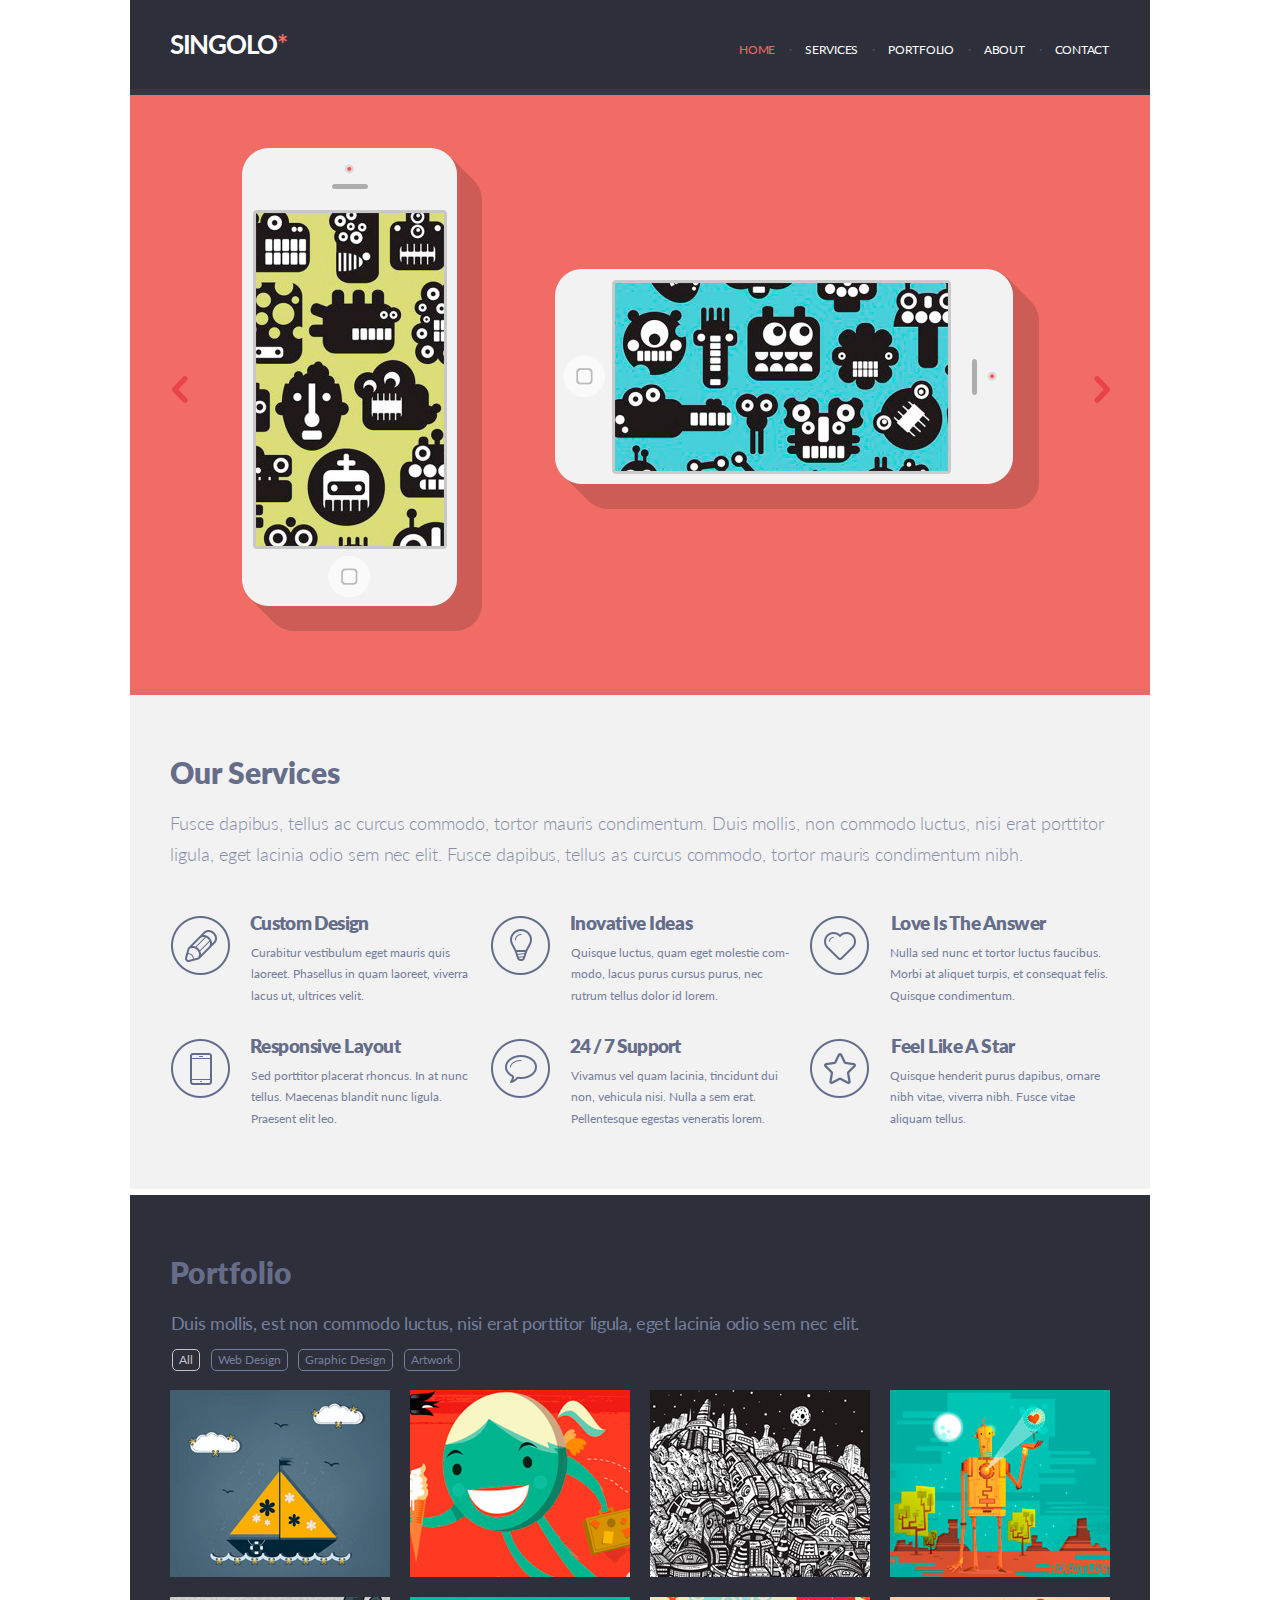
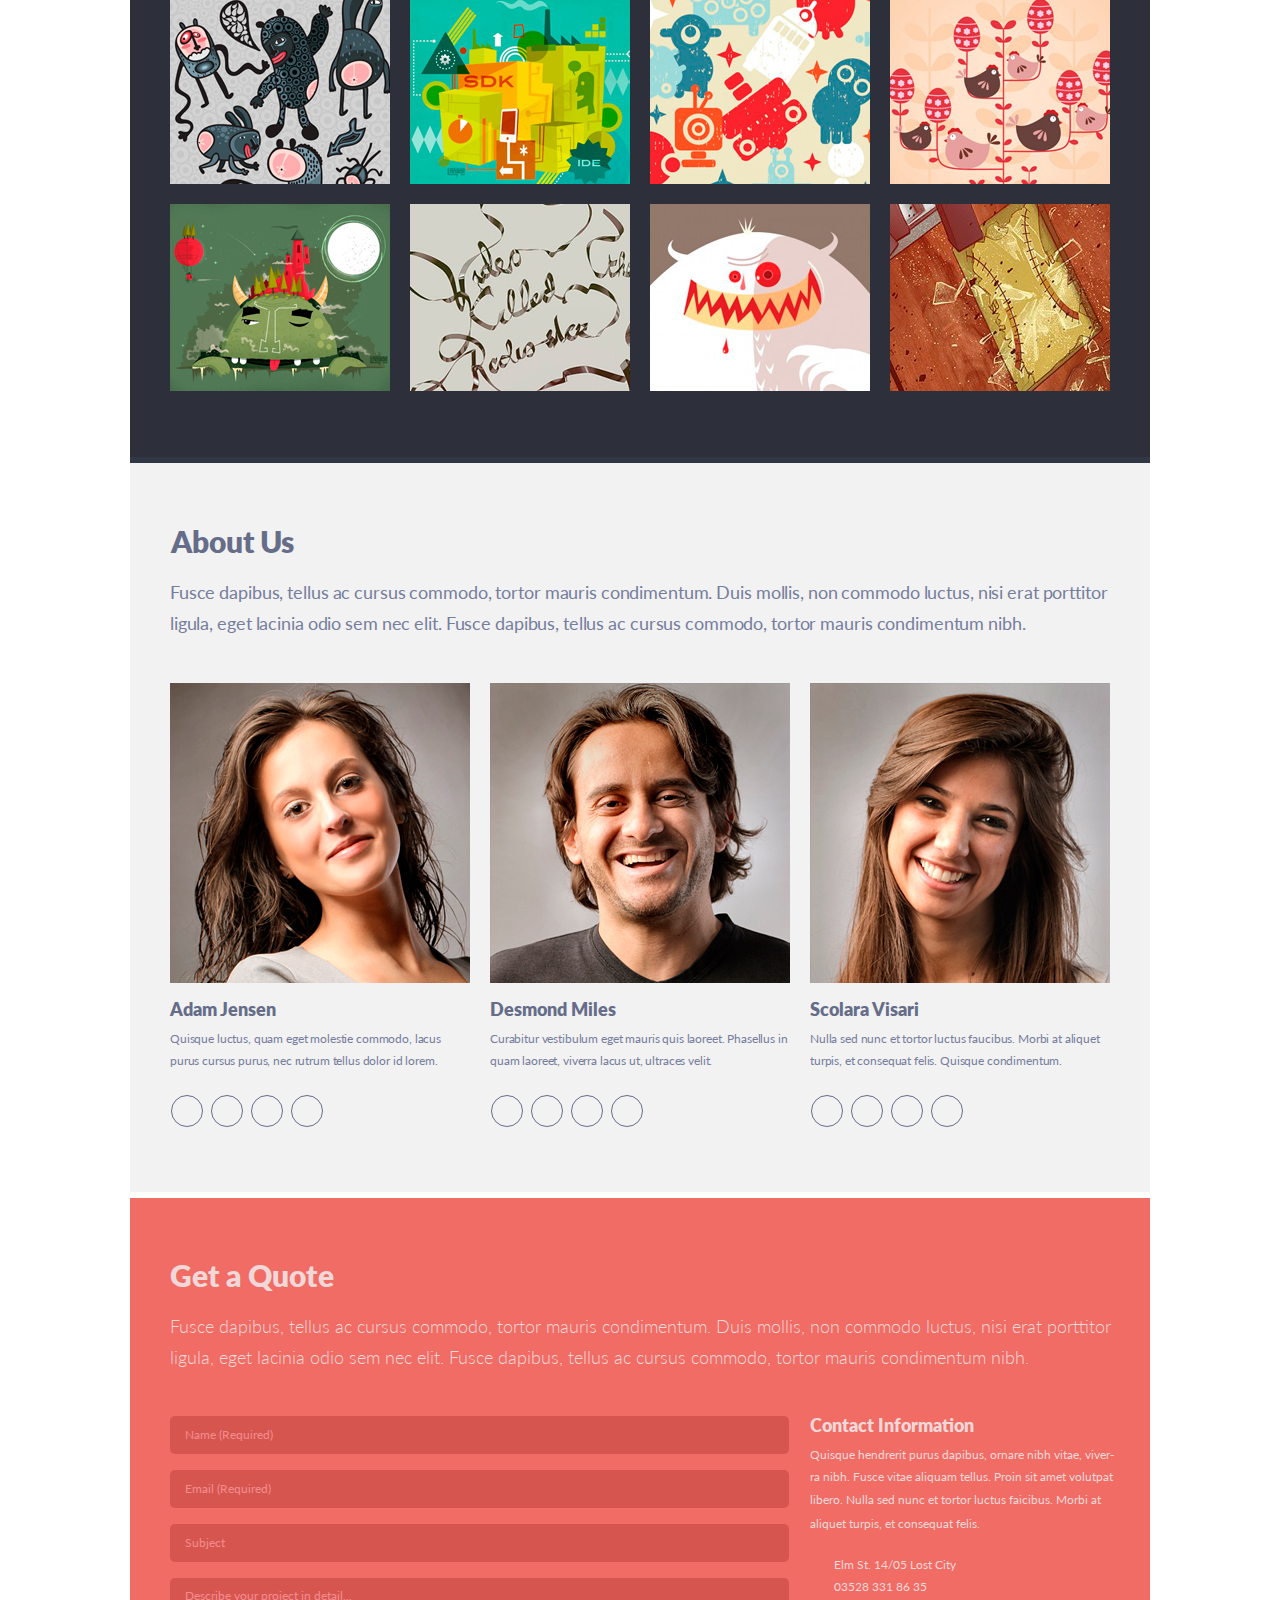
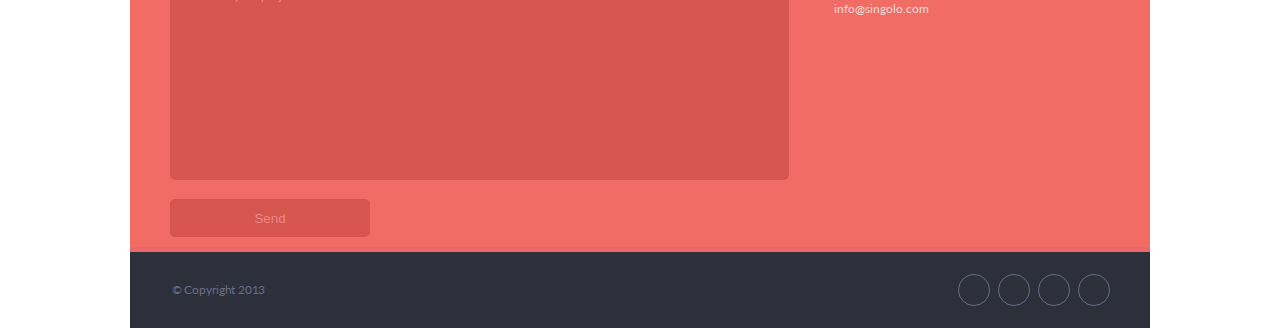
<file: index.html>
<!DOCTYPE html>
<html lang="en">
<head>
  <meta charset="UTF-8">
  <meta name="viewport" content="width=device-width, initial-scale=1.0">
  <title>Singolo</title>
  <link rel="stylesheet" href="./style.css">
  <link rel="stylesheet" href="https://use.fontawesome.com/releases/v5.7.2/css/all.css" integrity="sha384-fnmOCqbTlWIlj8LyTjo7mOUStjsKC4pOpQbqyi7RrhN7udi9RwhKkMHpvLbHG9Sr" crossorigin="anonymous">
</head>
<body>
  <div class="main-wrapper">
    <div class="header-wrapper">
      <header>
        <h1 class="heading">Singolo</h1>
        <div class="logo">
          <a href="singolo1.html">SINGOLO</a>
          <span>*</span>
        </div>
        <nav class="navigation">
          <ul>
            <li><a href="singolo1.html" class="active">HOME</a></li>
            <li><a href="#">SERVICES</a></li>
            <li><a href="#">PORTFOLIO</a></li>
            <li><a href="#">ABOUT</a></li>
            <li><a href="#">CONTACT</a></li>
          </ul>
        </nav>
      </header>
    </div>
    <main>
      <div class="slider-wrapper">
        <section class="slider">
          <div class="left-button">
            <a href="#"><img src="./assets/images/left-button.png" alt="left arrow"></a>
          </div>
          <div class="gadgets">
            <img src="./assets/images/iPhone Vertical.png" alt="vetical phone">
            <img src="./assets/images/iPhone Horizontal.png" alt="horizontal phone">
          </div>
          <div class="right-button">
            <a href="#"><img src="./assets/images/right-button.png" alt="right arrow"></a>
          </div>
        </section>
      </div>
      <div class="services-wrapper">
        <section class="services">
          <div class="services-heading">
            <h2>Our Services</h2>
            <p>Fusce dapibus, tellus ac curcus commodo, tortor mauris condimentum. Duis mollis, non commodo 
              luctus, nisi erat porttitor<br>ligula, eget lacinia odio sem nec elit. Fusce dapibus, tellus 
              as curcus commodo, tortor mauris condimentum nibh.</p>
          </div>
          <div class="services-layout">
            <div class="first-layout">
              <div class="design">
                <img src="./assets/images/pen.png" alt="pen">
                <div>
                  <h3>Custom Design</h3>
                  <p>Curabitur vestibulum eget mauris quis laoreet. Phasellus in quam laoreet, viverra <span>lacus ut, ultrices velit.</span></p>
                </div>
              </div>
              <div class="responsive">
                <img src="./assets/images/phone.png" alt="phone">
                <div>
                  <h3>Responsive Layout</h3>
                  <p>Sed porttitor placerat rhoncus. In at nunc tellus. Maecenas blandit nunc ligula. Prae&shy;<span>sent elit leo.</span></p>
                </div>
              </div>
            </div>
            <div class="second-layout">  
              <div class="ideas">
                <img src="./assets/images/bulb.png" alt="bulb">
                <div>
                  <h3>Inovative Ideas</h3>
                  <p>Quisque luctus, quam eget molestie com&shy;modo, lacus purus cursus purus, nec <span>rutrum tellus dolor id lorem.</span></p>
                </div>
              </div>
              <div class="support">
                <img src="./assets/images/bubble.png" alt="bubble">
                <div>
                  <h3>24 / 7 Support</h3>
                  <p>Vivamus vel quam lacinia, tincidunt dui non, vehicula nisi. Nulla a sem erat. Pellen&shy;<span>tesque egestas veneratis lorem.</span></p>
                </div>
              </div>
            </div>
            <div class="third-layout">  
              <div class="answer">
                <img src="./assets/images/heart.png" alt="heart">
                <div>
                  <h3>Love Is The Answer</h3>
                  <p>Nulla sed nunc et tortor luctus faucibus. Morbi at aliquet turpis, et consequat felis. <span>Quisque condimentum.</span></p>
                </div>
              </div>                            
              <div class="star">
                <img src="./assets/images/star.png" alt="star">
                <div>
                  <h3>Feel Like A Star</h3>
                  <p>Quisque henderit purus dapibus, ornare nibh vitae, viverra nibh. Fusce vitae <span>aliquam tellus.</span></p>
                </div>
              </div>
            </div>  
          </div>  
        </section>
      </div>
      <div class="portfolio-wrapper">
        <section class="portfolio">
          <div class="portfolio-header">  
            <h2>Portfolio</h2>
            <p>Duis mollis, est non commodo luctus, nisi erat porttitor ligula, eget lacinia odio sem nec elit.</p>
            <div class="portfolio-navigation">
              <ul>
                <li><a href="#" class="active">All</a></li>
                <li><a href="#">Web Design</a></li>
                <li><a href="#">Graphic Design</a></li>
                <li><a href="#">Artwork</a></li>
              </ul>
            </div>
          </div>
          <div class="images-wrapper">
            <div class="images">
              <div class="img-1"></div>
              <div class="img-2"></div>
              <div class="img-3"></div>
              <div class="img-4"></div>
              <div class="img-5"></div>
              <div class="img-6"></div>
              <div class="img-7"></div>
              <div class="img-8"></div>
              <div class="img-9"></div>
              <div class="img-10"></div>
              <div class="img-11"></div>
              <div class="img-12"></div>
            </div>
          </div>
        </section>
      </div>
      <div class="about-wrapper">
        <section class="about-us">
          <div class="about-description">
            <h2>About Us</h2>
            <p>Fusce dapibus, tellus ac cursus commodo, tortor mauris condimentum. Duis mollis, non commodo luctus, nisi erat porttitor <br>
            ligula, eget lacinia odio sem nec elit. Fusce dapibus, tellus ac cursus commodo, tortor mauris condimentum nibh.</p>
          </div>
          <div class="people">
            <div class="first-human">
              <img src="./assets/images/first-woman.png" alt="Adam Jensen" class="first-woman">
              <h3>Adam Jensen</h3>
              <p>Quisque luctus, quam eget molestie commodo, lacus purus cursus purus, nec rutrum tellus dolor id lorem.</p>
              <div class="social-wrapper">
                <ul class="social-list">
                  <li><a href="https://www.facebook.com/" class="item-social icon-facebook"><i class="fab fa-facebook-f"></i></a></li>
                  <li><a href="https://plus.google.com/" class="item-social icon-google"><i class="fab fa-google-plus-g"></i></a></li>
                  <li><a href="https://twitter.com/" class="item-social icon-twitter"><i class="fab fa-twitter"></i></a></li>
                  <li><a href="https://www.linkedin.com/" class="item-social icon-linkedin"><i class="fab fa-linkedin-in"></i></a></li>
                </ul>
              </div>
            </div>
            <div class="second-human">
              <img src="./assets/images/second-man.png" alt="Desmond Miles" class="second-man">
              <h3>Desmond Miles</h3>
              <p>Curabitur vestibulum eget mauris quis laoreet. Phasellus in quam laoreet, viverra lacus ut, ultraces velit.</p>
              <div class="social-wrapper">
                <ul class="social-list">
                  <li><a href="https://www.facebook.com/" class="item-social icon-facebook"><i class="fab fa-facebook-f"></i></a></li>
                  <li><a href="https://plus.google.com/" class="item-social icon-google"><i class="fab fa-google-plus-g"></i></a></li>
                  <li><a href="https://twitter.com/" class="item-social icon-twitter"><i class="fab fa-twitter"></i></a></li>
                  <li><a href="https://www.linkedin.com/" class="item-social icon-linkedin"><i class="fab fa-linkedin-in"></i></a></li>
                </ul>
              </div>
            </div>
            <div class="third-human">
              <img src="./assets/images/third-woman.png" alt="Scolara Visari" class="third-woman">
              <h3>Scolara Visari</h3>
              <p>Nulla sed nunc et tortor luctus faucibus. Morbi at aliquet turpis, et consequat felis. Quisque condimentum.</p>
              <div class="social-wrapper">
                <ul class="social-list">
                  <li><a href="https://www.facebook.com/" class="item-social icon-facebook"><i class="fab fa-facebook-f"></i></a></li>
                  <li><a href="https://plus.google.com/" class="item-social icon-google"><i class="fab fa-google-plus-g"></i></a></li>
                  <li><a href="https://twitter.com/" class="item-social icon-twitter"><i class="fab fa-twitter"></i></a></li>
                  <li><a href="https://www.linkedin.com/" class="item-social icon-linkedin"><i class="fab fa-linkedin-in"></i></a></li>
                </ul>
              </div>
            </div>
          </div>
        </section>
      </div>  
      <div class="quote-wrapper">
        <section class="quote">
          <h2>Get a Quote</h2>
          <p class="quote-text">Fusce dapibus, tellus ac cursus commodo, tortor mauris condimentum. Duis mollis, non commodo luctus, nisi erat porttitor<br>
          ligula, eget lacinia odio sem nec elit. Fusce dapibus, tellus ac cursus commodo, tortor mauris condimentum nibh.</p>
          <div class="form-wrapper">
            <div class="input-wrapper">
              <form action="#" method="POST">
                <input class="first-input" type="text" name="name" placeholder="Name (Required)" required><br>
                <input class="second-input" type="email" name="email" placeholder="Email (Required)" required><br>
                <input class="third-input" type="text" name="subject" placeholder="Subject"><br>
                <textarea class="message" name="text" cols="30" rows="10" style="resize:none" placeholder="Describe your project in detail..."></textarea>
                <input class="submit-input" type="submit" name="submit" value="Send">
              </form>
            </div>  
            <div class="contact-information">
              <h3>Contact Information</h3>
              <p>Quisque hendrerit purus dapibus, ornare nibh vitae, viver&shy;ra nibh. Fusce vitae aliquam tellus.
                Proin sit amet volutpat <span>libero. Nulla sed nunc et tortor luctus faicibus. Morbi at aliquet turpis, et consequat felis.</span>
              </p>
              <ul class="contact-list">
                <li><a href="https://www.google.com.br/maps/place/%D0%9B%D0%BE%D1%81%D1%82+%D0%A1%D0%B8%D1%82%D0%B8/@42.8086806,-86.0866698,17z/data=!4m5!3m4!1s0x881992a45c20f61d:0xf31c1fae00247d9d!8m2!3d42.8086767!4d-86.0844811https://www.google.com.br/maps/place/%D0%9B%D0%BE%D1%81%D1%82+%D0%A1%D0%B8%D1%82%D0%B8/@42.8086806,-86.0866698,17z/data=!4m5!3m4!1s0x881992a45c20f61d:0xf31c1fae00247d9d!8m2!3d42.8086767!4d-86.0844811">
                <span class="item-size"><i class="fas fa-map-marker-alt"></i></span>Elm St. 14/05 Lost City</a></li>
                <li><a href="callto:03528 331 86 35"><span class="item-size"><i class="fas fa-phone"></i></span>03528 331 86 35</a></li>
                <li><a href="mailto:info@singolo.com"><span class="item-size"><i class="fas fa-envelope"></i></span>info@singolo.com</a></li>
              </ul>
            </div>
          </div>
        </section>
      </div>
      <div class="footer-wrapper">
        <footer>
          <p><span>&#169</span> Copyright 2013</p>
          <div class="footer-social-wrapper">
            <ul class="footer-social-list">
              <li><a href="https://www.facebook.com/" class="footer-social footer-facebook"><i class="fab fa-facebook-f"></i></a></li>
              <li><a href="https://plus.google.com/" class="footer-social footer-google"><i class="fab fa-google-plus-g"></i></a></li>
              <li><a href="https://twitter.com/" class="footer-social footer-twitter"><i class="fab fa-twitter"></i></a></li>
              <li><a href="https://www.linkedin.com/" class="footer-social footer-linkedin"><i class="fab fa-linkedin-in"></i></a></li>
            </ul>
          </div>
        </footer>
      </div>
    </main>
  </div>
</body>
</html>
</file>
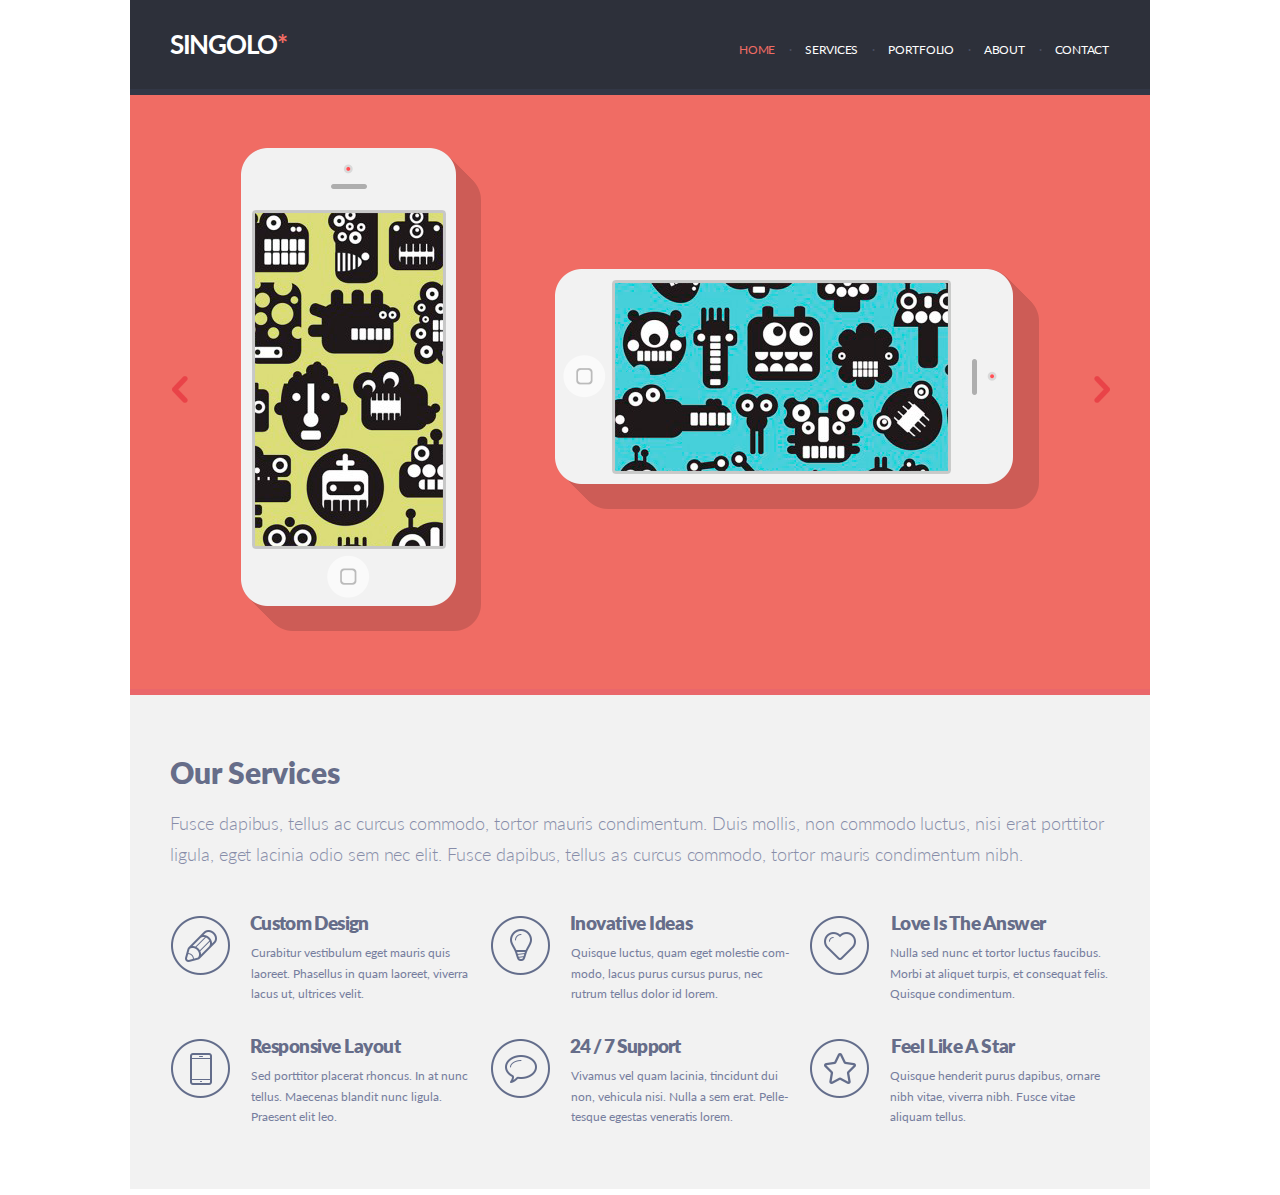
<file: singolo1.html>
<!DOCTYPE html>
<html lang="en">
<head>
  <meta charset="UTF-8">
  <meta name="viewport" content="width=device-width, initial-scale=1.0">
  <title>Singolo</title>
  <link rel="stylesheet" href="./singolo1.css">
</head>
<body>
  <div class="main-wrapper">
    <div class="header-wrapper">
      <header>
        <h1 class="heading">Singolo</h1>
        <div class="logo">
          <a href="singolo1.html">SINGOLO</a>
          <span>*</span>
        </div>
        <nav class="navigation">
          <ul>
            <li><a href="singolo1.html" class="active">HOME</a></li>
            <li><a href="#">SERVICES</a></li>
            <li><a href="#">PORTFOLIO</a></li>
            <li><a href="#">ABOUT</a></li>
            <li><a href="#">CONTACT</a></li>
          </ul>
        </nav>
      </header>
    </div>
    <main>
      <div class="slider-wrapper">
        <section class="slider">
          <div class="left-button">
            <a href="#"><img src="./assets/images/left-button.png" alt="left arrow"></a>
          </div>
          <div class="gadgets">
            <img src="./assets/images/iPhone Vertical.png" alt="vetical phone">
            <img src="./assets/images/iPhone Horizontal.png" alt="horizontal phone">
          </div>
          <div class="right-button">
            <a href="a"><img src="./assets/images/right-button.png" alt="right arrow"></a>
          </div>
        </section>
      </div>
      <div class="services-wrapper">
        <section class="services">
          <div class="services-heading">
            <h2>Our Services</h2>
            <p>Fusce dapibus, tellus ac curcus commodo, tortor mauris condimentum. Duis mollis, non commodo 
              luctus, nisi erat porttitor<br>ligula, eget lacinia odio sem nec elit. Fusce dapibus, tellus 
              as curcus commodo, tortor mauris condimentum nibh.</p>
          </div>
          <div class="services-layout">
            <div class="first-layout">
              <div class="design">
                <img src="./assets/images/pen.png" alt="pen">
                <div>
                  <h3>Custom Design</h3>
                  <p>Curabitur vestibulum eget mauris quis laoreet. Phasellus in quam laoreet, viverra lacus ut, ultrices velit.</p>
                </div>
              </div>
              <div class="responsive">
                <img src="./assets/images/phone.png" alt="phone">
                <div>
                  <h3>Responsive Layout</h3>
                  <p>Sed porttitor placerat rhoncus. In at nunc tellus. Maecenas blandit nunc ligula. Prae&shy;sent elit leo.</p>
                </div>
              </div>
            </div>
            <div class="second-layout">  
              <div class="ideas">
                <img src="./assets/images/bulb.png" alt="bulb">
                <div>
                  <h3>Inovative Ideas</h3>
                  <p>Quisque luctus, quam eget molestie com&shy;modo, lacus purus cursus purus, nec rutrum tellus dolor id lorem.</p>
                </div>
              </div>
              <div class="support">
                <img src="./assets/images/bubble.png" alt="bubble">
                <div>
                  <h3>24 / 7 Support</h3>
                  <p>Vivamus vel quam lacinia, tincidunt dui non, vehicula nisi. Nulla a sem erat. Pelle&shy;tesque egestas veneratis lorem.</p>
                </div>
              </div>
            </div>
            <div class="third-layout">  
              <div class="answer">
                <img src="./assets/images/heart.png" alt="heart">
                <div>
                  <h3>Love Is The Answer</h3>
                  <p>Nulla sed nunc et tortor luctus faucibus. Morbi at aliquet turpis, et consequat felis. Quisque condimentum.</p>
                </div>
              </div>                            
              <div class="star">
                <img src="./assets/images/star.png" alt="star">
                <div>
                  <h3>Feel Like A Star</h3>
                  <p>Quisque henderit purus dapibus, ornare nibh vitae, viverra nibh. Fusce vitae aliquam tellus.</p>
                </div>
              </div>
            </div>  
          </div>  
        </section>
      </div>
    </main>
  </div>
</body>
</html>
</file>
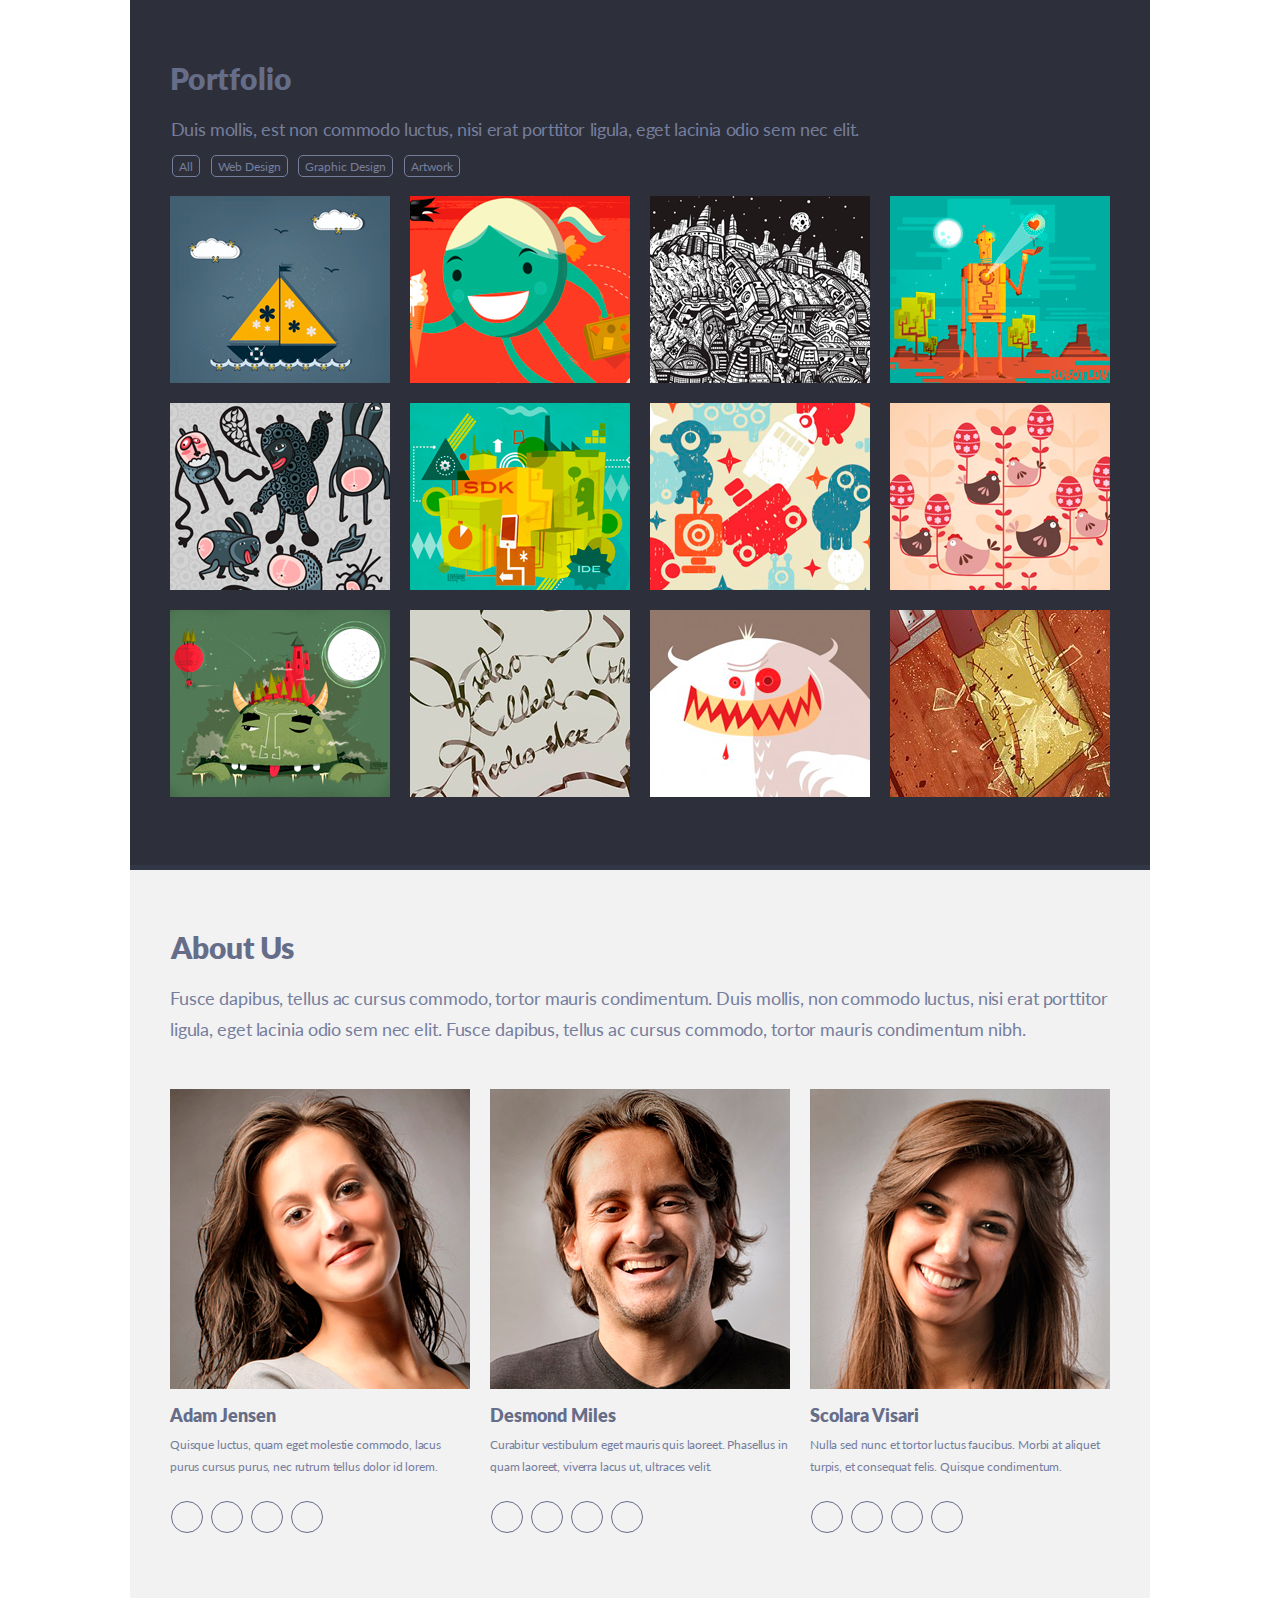
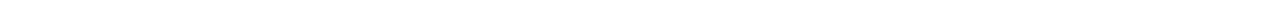
<file: singolo2.html>
<!DOCTYPE html>
<html lang="en">
<head>
  <meta charset="UTF-8">
  <meta name="viewport" content="width=device-width, initial-scale=1.0">
  <title>Singolo. Part 2</title>
  <link rel="stylesheet" href="./singolo2.css">
  <link rel="stylesheet" href="https://use.fontawesome.com/releases/v5.7.2/css/all.css" integrity="sha384-fnmOCqbTlWIlj8LyTjo7mOUStjsKC4pOpQbqyi7RrhN7udi9RwhKkMHpvLbHG9Sr" crossorigin="anonymous">
</head>
<body>
  <div class="portfolio-wrapper">
    <section class="portfolio">
      <div class="portfolio-header">  
        <h2>Portfolio</h2>
        <p>Duis mollis, est non commodo luctus, nisi erat porttitor ligula, eget lacinia odio sem nec elit.</p>
        <div class="portfolio-navigation">
          <ul>
            <li><a href="#">All</a></li>
            <li><a href="#">Web Design</a></li>
            <li><a href="#">Graphic Design</a></li>
            <li><a href="#">Artwork</a></li>
          </ul>
        </div>
      </div>
      <div class="images-wrapper">
        <div class="images">
          <div class="img-1"></div>
          <div class="img-2"></div>
          <div class="img-3"></div>
          <div class="img-4"></div>
          <div class="img-5"></div>
          <div class="img-6"></div>
          <div class="img-7"></div>
          <div class="img-8"></div>
          <div class="img-9"></div>
          <div class="img-10"></div>
          <div class="img-11"></div>
          <div class="img-12"></div>
        </div>
      </div>
    </section>
  </div>
  <div class="about-wrapper">
    <section class="about-us">
      <div class="about-description">
        <h2>About Us</h2>
        <p>Fusce dapibus, tellus ac cursus commodo, tortor mauris condimentum. Duis mollis, non commodo luctus, nisi erat porttitor <br>
        ligula, eget lacinia odio sem nec elit. Fusce dapibus, tellus ac cursus commodo, tortor mauris condimentum nibh.</p>
      </div>
      <div class="people">
        <div class="first-human">
          <img src="./assets/images/first-woman.png" alt="Adam Jensen" class="first-woman">
          <h3>Adam Jensen</h3>
          <p>Quisque luctus, quam eget molestie commodo, lacus purus cursus purus, nec rutrum tellus dolor id lorem.</p>
          <div class="social-wrapper">
            <ul class="social-list">
              <li><a href="https://www.facebook.com/" class="item-social icon-facebook"><i class="fab fa-facebook-f"></i></a></li>
              <li><a href="https://plus.google.com/" class="item-social icon-google"><i class="fab fa-google-plus-g"></i></a></li>
              <li><a href="https://twitter.com/" class="item-social icon-twitter"><i class="fab fa-twitter"></i></a></li>
              <li><a href="https://www.linkedin.com/" class="item-social icon-linkedin"><i class="fab fa-linkedin-in"></i></a></li>
            </ul>
          </div>
        </div>
        <div class="second-human">
          <img src="./assets/images/second-man.png" alt="Desmond Miles" class="second-man">
          <h3>Desmond Miles</h3>
          <p>Curabitur vestibulum eget mauris quis laoreet. Phasellus in quam laoreet, viverra lacus ut, ultraces velit.</p>
          <div class="social-wrapper">
            <ul class="social-list">
              <li><a href="https://www.facebook.com/" class="item-social icon-facebook"><i class="fab fa-facebook-f"></i></a></li>
              <li><a href="https://plus.google.com/" class="item-social icon-google"><i class="fab fa-google-plus-g"></i></a></li>
              <li><a href="https://twitter.com/" class="item-social icon-twitter"><i class="fab fa-twitter"></i></a></li>
              <li><a href="https://www.linkedin.com/" class="item-social icon-linkedin"><i class="fab fa-linkedin-in"></i></a></li>
            </ul>
          </div>
        </div>
        <div class="third-human">
          <img src="./assets/images/third-woman.png" alt="Scolara Visari" class="third-woman">
          <h3>Scolara Visari</h3>
          <p>Nulla sed nunc et tortor luctus faucibus. Morbi at aliquet turpis, et consequat felis. Quisque condimentum.</p>
          <div class="social-wrapper">
            <ul class="social-list">
              <li><a href="https://www.facebook.com/" class="item-social icon-facebook"><i class="fab fa-facebook-f"></i></a></li>
              <li><a href="https://plus.google.com/" class="item-social icon-google"><i class="fab fa-google-plus-g"></i></a></li>
              <li><a href="https://twitter.com/" class="item-social icon-twitter"><i class="fab fa-twitter"></i></a></li>
              <li><a href="https://www.linkedin.com/" class="item-social icon-linkedin"><i class="fab fa-linkedin-in"></i></a></li>
            </ul>
          </div>
        </div>
      </div>
    </section>
  </div>  
</body>
</html>
</file>
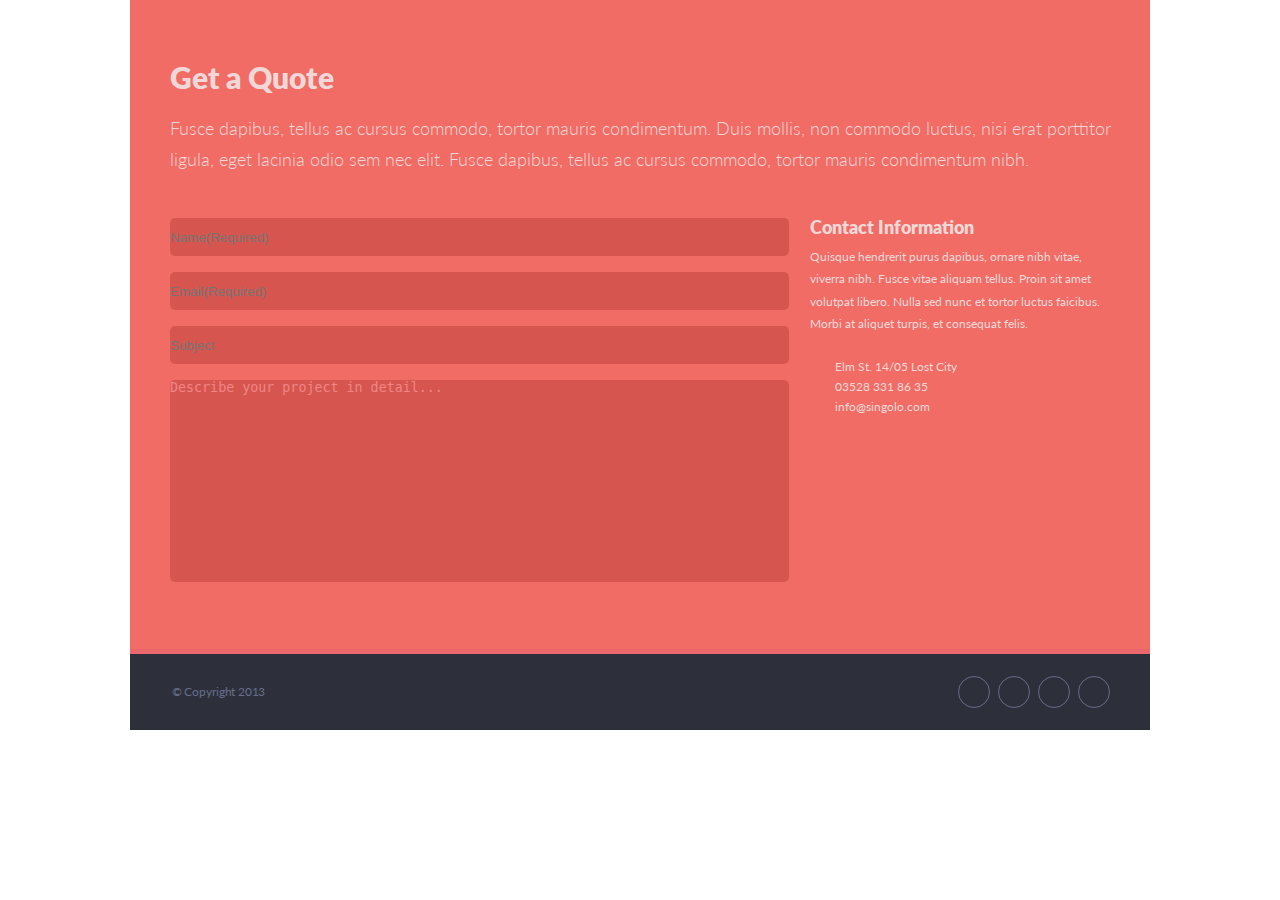
<file: singolo3.html>
<!DOCTYPE html>
<html lang="en">
<head>
  <meta charset="UTF-8">
  <meta name="viewport" content="width=device-width, initial-scale=1.0">
  <title>Singolo. Part 3</title>
  <link rel="stylesheet" href="./singolo3.css">
  <link rel="stylesheet" href="https://use.fontawesome.com/releases/v5.7.2/css/all.css" integrity="sha384-fnmOCqbTlWIlj8LyTjo7mOUStjsKC4pOpQbqyi7RrhN7udi9RwhKkMHpvLbHG9Sr" crossorigin="anonymous">
</head>
<body>
  <div class="quote-wrapper">
    <section class="quote">
      <h2>Get a Quote</h2>
      <p class="quote-text">Fusce dapibus, tellus ac cursus commodo, tortor mauris condimentum. Duis mollis, non commodo luctus, nisi erat porttitor<br>
      ligula, eget lacinia odio sem nec elit. Fusce dapibus, tellus ac cursus commodo, tortor mauris condimentum nibh.</p>
      <div class="form-wrapper">
        <div class="input-wrapper">
          <form action="#" method="POST">
            <input class="first-input" type="text" name="name" placeholder="Name(Required)" required><br>
            <input class="second-input" type="email" name="email" placeholder="Email(Required)" required><br>
            <input class="third-input" type="text" name="subject" placeholder="Subject"><br>
            <textarea class="message" name="text" id="" cols="30" rows="10" style="resize:none">Describe your project in detail...</textarea>
          </form>
        </div>  
        <div class="contact-information">
          <h3>Contact Information</h3>
          <p>Quisque hendrerit purus dapibus, ornare nibh vitae, viverra nibh. Fusce vitae aliquam tellus.
            Proin sit amet volutpat libero. Nulla sed nunc et tortor luctus faicibus. Morbi at aliquet turpis, et consequat felis.
          </p>
          <ul class="contact-list">
            <li><a href="https://www.google.com.br/maps/place/%D0%9B%D0%BE%D1%81%D1%82+%D0%A1%D0%B8%D1%82%D0%B8/@42.8086806,-86.0866698,17z/data=!4m5!3m4!1s0x881992a45c20f61d:0xf31c1fae00247d9d!8m2!3d42.8086767!4d-86.0844811https://www.google.com.br/maps/place/%D0%9B%D0%BE%D1%81%D1%82+%D0%A1%D0%B8%D1%82%D0%B8/@42.8086806,-86.0866698,17z/data=!4m5!3m4!1s0x881992a45c20f61d:0xf31c1fae00247d9d!8m2!3d42.8086767!4d-86.0844811">
            <span class="item-size"><i class="fas fa-map-marker-alt"></i></span>Elm St. 14/05 Lost City</a></li>
            <li><a href="callto:03528 331 86 35"><span class="item-size"><i class="fas fa-phone"></i></span>03528 331 86 35</a></li>
            <li><a href="mailto:info@singolo.com"><span class="item-size"><i class="fas fa-envelope"></i></span>info@singolo.com</a></li>
          </ul>
        </div>
      </div>
    </section>
  </div>
  <div class="footer-wrapper">
    <footer>
      <p><span>&#169</span> Copyright 2013</p>
      <div class="social-wrapper">
        <ul class="social-list">
          <li><a href="https://www.facebook.com/" class="item-social icon-facebook"><i class="fab fa-facebook-f"></i></a></li>
          <li><a href="https://plus.google.com/" class="item-social icon-google"><i class="fab fa-google-plus-g"></i></a></li>
          <li><a href="https://twitter.com/" class="item-social icon-twitter"><i class="fab fa-twitter"></i></a></li>
          <li><a href="https://www.linkedin.com/" class="item-social icon-linkedin"><i class="fab fa-linkedin-in"></i></a></li>
        </ul>
      </div>
    </footer>
  </div>
</body>
</html>
</file>
<file: style.css>
@font-face {
  font-family: "Lato";
  src: url("./assets/fonts/Lato-Black.ttf");
  src: local("Lato Black"), local("Lato-Black"), 
  url("./assets/fonts/Lato-Black.ttf") format("truetype");
  font-weight: 900;
  font-style: normal;
}

@font-face {
  font-family: "Lato";
  src: url("./assets/fonts/Lato-Bold.ttf");
  src: local("Lato Bold"), local("Lato-Bold"), 
  url("./assets/fonts/Lato-Bold.ttf") format("truetype");
  font-weight: 700;
  font-style: normal;
}

@font-face {
  font-family: "Lato";
  src: url("./assets/fonts/Lato-Regular.ttf.ttf");
  src: local("Lato Regular"), local("Lato-Regular"), 
  url("./assets/fonts/Lato-Regular.ttf") format("truetype");
  font-weight: 400;
  font-style: normal;
}

@font-face {
  font-family: "Lato";
  src: url("./assets/fonts/Lato-Light.ttf.ttf");
  src: local("Lato Light"), local("Lato-Light"), 
  url("./assets/fonts/Lato-Light.ttf") format("truetype");
  font-weight: 300;
  font-style: normal;
}

* {
  box-sizing: border-box;
  margin: 0;
  padding: 0;
}

.main-wrapper {
  width: 1020px;
  margin: auto;
}

.header-wrapper {
  width: 100%;
  height: 95px;
  background: #2d303a;
  border-bottom: 6px solid #323746;
}

header {
  display: flex;
  height: 100%;
  justify-content: space-between;
  align-items: center;
}

.heading {
  width: 1px;
  height: 1px;
  overflow: hidden;
  position: absolute;
}

.logo {
  display: flex;
  font-family: "Lato", sans-serif;
  font-weight: 600;
  font-size: 26px;
  margin-left: 40px;
  letter-spacing: -0.05em;
  margin-bottom: 2px;
}

.logo a {
  text-decoration: none;
  color: #ffffff;
}

.logo span {
  color: #f06c64;
}

.navigation ul {
  display: flex;
  justify-content: space-between;
  width: 370px;
  font-family: "Lato", sans-serif;
  list-style-type: none;
  font-size: 12px;
  margin: 9px 41px 0 0;
  letter-spacing: -0.02em;
  font-weight: 500;
}

.navigation ul li::before {
  content: "·";
  color: #494e62;
  margin-right: 13px;
}

.navigation ul li:first-child::before {
  content: "";
  margin-right: 0;
}

.navigation ul a {
  text-decoration: none;
  color: #ffffff;
}

.navigation ul a.active {
  color: #f06c64;
}

.navigation ul a:hover {
  color: #f06c64;
}

.slider-wrapper {
  display: flex;
  justify-content: center;
  height: 600px;
  background: #f06c64;
  border-bottom: 6px solid #ea676b;
}

.slider {
  display: flex;
  justify-content: center;
}

.gadgets {
  display: flex;
  justify-content: space-between;
  align-items: center;
  width: 798px;
  margin-bottom: 6px;
}

.gadgets img:first-child {
  margin-left: 1px;
}

.left-button {
  position: relative;
  top: 281px;
  right: 53px;
}

.right-button {
  position: relative;
  top: 281px;
  left: 55px;
}

.left-button a:hover,
.right-button a:hover {
  opacity: 50%;
}

.services-wrapper {
  height: 500px;
  background: #f2f2f2;
  border-bottom: 6px solid #ffffff;
}

.services {
  display: flex;
  justify-content: space-between;
  flex-wrap: wrap;
  width: 940px;
  margin: auto;
}

.services h2 {
  font-family: "Lato", sans-serif;
  color: #666d89;
  font-weight: 900;
  font-size: 30px;
  margin: 59px 0 18px 0;
}

.services-heading p {
  font-family: "Lato", sans-serif;
  font-size: 18px;
  font-weight: 300;
  color: #878da9;
  letter-spacing: -0.0027em;
  line-height: 1.7;
  margin-bottom: 47px;
}

.services-layout {
  display: flex;
  width: 940px;
  justify-content: space-between;
}

.first-layout {
  margin-left: 1px;
}

.design,
.responsive,
.ideas,
.support,
.answer,
.star {
  display: flex;
  width: 300px;
}

.design div,
.responsive div,
.ideas div,
.support div,
.answer div,
.star div {
  box-sizing: content-box;
  height: 123px;
  overflow: hidden;
}

.design img,
.responsive img,
.ideas img,
.support img,
.answer img,
.star img {
  height: 100%;
}

.services-layout h3 {
  font-family: "Lato", sans-serif;
  color: #666d89;
  font-size: 19px;
  font-weight: 900;
}

.services-layout p {
  font-family: "Lato", sans-serif;
  color: #767e9e;
  font-size: 12px;
  line-height: 1.75;
  font-weight: 400;
}

.design h3 {
  letter-spacing: -0.034em;
  margin: -5px 0 0 20px;
}

.design p {
  margin: 8px 0 0 21px;
  letter-spacing: -0.00027;
}

.design span {
  line-height: 2;
}

.responsive h3 {
  letter-spacing: -0.027em;
  margin: -5px 0 0 20px;
}

.responsive p {
  margin: 8px 0 0 21px;
  letter-spacing: -0.00027;
}

.responsive span {
  line-height: 2;
}

.ideas h3 {
  letter-spacing: -0.022em;
  margin: -5px 0 0 20px;
}

.ideas p {
  margin: 8px 0 0 21px;
  letter-spacing: -0.00027;
}

.ideas span {
  line-height: 2;
}

.support h3 {
  letter-spacing: -0.047em;
  margin: -5px 0 0 20px;
}

.support p {
  margin: 8px 0 0 21px;
  letter-spacing: -0.00027;
}

.support span {
  line-height: 2;
}

.answer h3 {
  letter-spacing: -0.027em;
  margin: -5px 0 0 22px;
}

.answer p {
  margin: 8px 0 0 21px;
  letter-spacing: -0.00027;
}

.answer span {
  line-height: 2;
}

.star h3 {
  letter-spacing: -0.02em;
  margin: -5px 0 0 22px;
}

.star p {
  margin: 8px 0 0 21px;
  letter-spacing: -0.00027;
}

.star span {
  line-height: 2;
}

.portfolio-wrapper {
  width: 1020px;
  margin: auto;
  background: #2d303a;
  border-bottom: 6px solid #323746;
}

.portfolio-header {
  flex-direction: column;
  justify-content: space-around;
  align-items: flex-start;
  height: 182px;
  width: 100%;
  font-family: "Lato", sans-serif;
}

.portfolio-header h2 {
  color: #666d89;
  font-weight: 900;
  font-size: 30px;
  padding-top: 59px;
  margin-left: 40px;
  letter-spacing: 0.01em;
}

.portfolio p {
  color: #767e9e;
  font-weight: 400;
  font-size: 18px;
  margin: 22px 0 0 40.5px;
  letter-spacing: -0.0183em;
}

.portfolio-navigation ul {
  display: flex;
  justify-content: space-between;
  width: 288px;
  font-family: "Lato", sans-serif;
  list-style-type: none;
  font-size: 12px;
  margin-left: 42px;
  margin-top: 18px;
}

.portfolio-navigation ul a {
  text-decoration: none;
  color: #767e9e;
  border: 1px solid #767e9e;
  padding: 2px 6px 3px 6px;
  border-radius: 5px;
  font-weight: 500;
}

.portfolio-navigation ul a.active {
  border: 1px solid #c5c5c5;
  color: #c5c5c5;
}

.portfolio-navigation ul a:hover {
  border: 1px solid #c5c5c5;
  color: #c5c5c5;
}

.portfolio-navigation ul a:hover {
  color: #ffffff;
  border: 1px solid #ffffff;
}

.images-wrapper {
  height: 667px;
}

.images {
  width: 940px;
  height: 601px;
  display: grid;
  grid-template-rows: 1fr 1fr 1fr;
  grid-template-columns: 1fr 1fr 1fr 1fr;
  grid-gap: 20px;
  margin: 13px auto 0 auto;
  overflow: hidden;
}

.img-1 {
  background-image: url("./assets/images/img1.png");
}

.img-2 {
  background-image: url("./assets/images/img2.png");
}

.img-3 {
  background-image: url("./assets/images/img3.png");
}

.img-4 {
  background-image: url("./assets/images/img4.png");
}

.img-5 {
  background-image: url("./assets/images/img5.png");
}

.img-6 {
  background-image: url("./assets/images/img6.png");
}

.img-7 {
  background-image: url("./assets/images/img7.png");
}

.img-8 {
  background-image: url("./assets/images/img8.png");
}

.img-9 {
  background-image: url("./assets/images/img9.png");
}

.img-10 {
  background-image: url("./assets/images/img10.png");
}

.img-11 {
  background-image: url("./assets/images/img11.png");
}

.img-12 {
  background-image: url("./assets/images/img12.png");
}

.about-wrapper {
  width: 1020px;
  height: 735px;
  margin: 0 auto;
  background: #f2f2f2;
  border-bottom: 6px solid #ffffff;
}

.about-description {
  width: 940px;
  margin: 0 auto;
  font-family: "Lato", sans-serif;
}

.about-description h2 {
  font-size: 30px;
  font-weight: 900;
  color: #666d89;
  padding-top: 60px;
  margin-left: 1px;
  word-spacing: -0.06em;
  margin-bottom: 18px; 
}

.about-description p {
  font-size: 18px;
  font-weight: 400;
  color: #767e9e;
  word-spacing: -0.05em;
  letter-spacing: -0.007em;
  line-height: 1.7;
  margin-bottom: 45px;
}

.people {
  width: 940px;
  height: 455px;
  margin: 0 auto;
  display: grid;
  grid-template-rows: 1fr;
  grid-template-columns: 1fr 1fr 1fr;
  grid-gap: 20px;
}

.people h3 {
  font-family: "Lato", sans-serif;
  font-size: 18px;
  font-weight: 900;
  color: #666d89;
  margin-top: 11px;
}

.people p {
  font-family: "Lato", sans-serif;
  font-size: 12px;
  font-weight: 400;
  color: #767e9e;
  letter-spacing: -0.012em;
  margin-top: 8px;
  line-height: 1.8;
}

.social-wrapper {
  margin: 24px 0 0 1px;
}

.social-list li {
  display: inline-block;
  margin-right: 4px;
}

.item-social {
  display: flex;
  justify-content: center;
  align-items: center;
  text-decoration: none;
  width: 32px;
  height: 32px;
  border: 1px solid #666d89;
  border-radius: 50%;
  font-size: 16px;
}

.icon-facebook,
.icon-google,
.icon-twitter,
.icon-linkedin {
  background-color: #f2f2f2;
  color: #666d89;
}

.icon-facebook:hover {
  background-color: #3a559f;
  color:#ffffff;
}

.icon-google:hover {
  background-color: #dc4e41;
  color: #ffffff;
}

.icon-twitter:hover {
  background-color: #50abf1;
  color: #ffffff;
}

.icon-linkedin:hover {
  background-color: #007bb5;
  color: #ffffff;
}

.quote-wrapper {
  width: 1020px;
  height: 654px;
  margin: auto;
  background: #f06c64;
  border-bottom: 5px solid #ea676b;
  font-family: "Lato", sans-serif;
}

.quote-wrapper h2 {
  font-size: 30px;
  font-weight: 900;
  color: #f0d8d9;
  padding: 59px 0 0 40px;
  word-spacing: -0.03em;
}

.quote-text {
  font-size: 18px;
  font-weight: 300;
  color: #f0d8d9;
  margin: 18px 0 0 40px;
  line-height: 1.7;
}

.form-wrapper {
  display: flex;
  margin: 40px 0 0 40px;
}

.input-wrapper {
  width: 620px;
}

.first-input {
  width: 619px;
  height: 38px;
  border: none;
  border-radius: 5px;
  background: #d6564f;
  color: #f08586;
  margin-top: 4px;
  padding-bottom: 2px;
  padding-left: 15px;
}

.second-input {
  width: 619px;
  height: 38px;
  border: none;
  border-radius: 5px;
  background: #d6564f;
  color: #f08586;
  margin-top: 16px;
  padding-bottom: 2px;
  padding-left: 15px;
}

.third-input {
  width: 619px;
  height: 38px;
  border: none;
  border-radius: 5px;
  background: #d6564f;
  color: #f08586;
  margin-top: 16px;
  padding-bottom: 2px;
  padding-left: 15px;
}

.message {
  padding-left: 15px;
  padding-top: 10px;
}

.submit-input {
  width: 200px;
  height: 38px;
  border: none;
  border-radius: 5px;
  background: #d6564f;
  color: #f08586;
  margin-top: 16px;
}

.first-input::placeholder,
.second-input::placeholder,
.third-input::placeholder {
  font-family: "Lato", sans-serif;
  font-size: 12px;
  font-weight: 400;
  color: #f48c8f;
  opacity: 1;
}

.message::placeholder {
  font-family: "Lato", sans-serif;
  font-size: 12px;
  font-weight: 400;
  color: #f48c8f;
  padding-bottom: 2px;
  letter-spacing: -0.0012em;
  opacity: 1;
}

.message {
  width: 619px;
  height: 202px;
  border: none;
  border-radius: 5px;
  background: #d6564f;
  color: #f08586;
  margin-top: 16px;
}

.contact-information h3 {
  font-family: "Lato", sans-serif;
  color: #f0d8d9;
  font-size: 18px;
  font-weight: 900;
  margin: 2px 0 0 20px;
}

.contact-information p {
  font-family: "Lato", sans-serif;
  font-size: 12px;
  font-weight: 400;
  color: #f0d8d9;
  margin: 8px 0 0 20px;
  line-height: 1.82;
  width: 305px;
}

.contact-information span {
  line-height: 2;
}

.contact-list {
  list-style-type: none;
  margin: 17px 0 0 20px;
}

.contact-list li {
  margin-bottom: 3px;
}

.contact-list a {
  text-decoration: none;
  font-family: "Lato", sans-serif;
  font-size: 12px;
  font-weight: 400;
  color: #f0d8d9;
}

.item-size {
  display: inline-block;
  margin-right: 9px;
  width: 15px;
  height: 15px;
  text-align: center;
}

.footer-wrapper {
  width: 1020px;
  margin: 0 auto;
  height: 76px;
  background: #2d303a;
}

footer {
  display: flex;
  justify-content: space-between;
  flex-direction: row;
  width: 940px;
  height: 76px;
  margin: 0 auto;
}

.footer-wrapper p {
  display: inline-block;
  margin: 30px 0 0 2px;
  font-family: "Lato", sans-serif;
  color: #666d89;
  font-size: 12px;
  font-weight: 400;
  letter-spacing: -0.01em;
  word-spacing: -0.03em;
}

.footer-wrapper ul {
  margin-top: 22px;
  margin-right: 1px;
}

.footer-wrapper li {
  display: inline-block;
  margin-right: 4px;
}

.footer-social {
  display: flex;
  justify-content: center;
  align-items: center;
  text-decoration: none;
  width: 32px;
  height: 32px;
  border: 1px solid #666d89;
  border-radius: 50%;
  font-size: 16px;
}

.footer-wrapper li:last-child {
  margin-right: -1px;
}

.footer-facebook,
.footer-google,
.footer-twitter,
.footer-linkedin {
  background-color: #2d303a;
  color: #666d89;
}

.footer-facebook:hover,
.footer-google:hover,
.footer-twitter:hover,
.footer-linkedin:hover {
  background-color: #666d89;
  color: #2d303a;
}
</file>
<file: singolo1.css>
@font-face {
  font-family: "Lato";
  src: url("./assets/fonts/Lato-Black.ttf");
  src: local("Lato Black"), local("Lato-Black"), 
  url("./assets/fonts/Lato-Black.ttf") format("truetype");
  font-weight: 900;
  font-style: normal;
}

@font-face {
  font-family: "Lato";
  src: url("./assets/fonts/Lato-Bold.ttf");
  src: local("Lato Bold"), local("Lato-Bold"), 
  url("./assets/fonts/Lato-Bold.ttf") format("truetype");
  font-weight: 700;
  font-style: normal;
}

@font-face {
  font-family: "Lato";
  src: url("./assets/fonts/Lato-Regular.ttf.ttf");
  src: local("Lato Regular"), local("Lato-Regular"), 
  url("./assets/fonts/Lato-Regular.ttf") format("truetype");
  font-weight: 400;
  font-style: normal;
}

@font-face {
  font-family: "Lato";
  src: url("./assets/fonts/Lato-Light.ttf.ttf");
  src: local("Lato Light"), local("Lato-Light"), 
  url("./assets/fonts/Lato-Light.ttf") format("truetype");
  font-weight: 300;
  font-style: normal;
}

* {
  box-sizing: border-box;
  margin: 0;
  padding: 0;
}

.main-wrapper {
  width: 1020px;
  margin: auto;
}

.header-wrapper {
  width: 100%;
  height: 95px;
  background: #2d303a;
  border-bottom: 6px solid #323746;
}

header {
  display: flex;
  height: 100%;
  justify-content: space-between;
  align-items: center;
}

.heading {
  width: 1px;
  height: 1px;
  overflow: hidden;
  position: absolute;
}

.logo {
  display: flex;
  font-family: "Lato", sans-serif;
  font-weight: 600;
  font-size: 26px;
  margin-left: 40px;
  letter-spacing: -0.05em;
  margin-bottom: 2px;
}

.logo a {
  text-decoration: none;
  color: #ffffff;
}

.logo span {
  color: #f06c64;
}

.navigation ul {
  display: flex;
  justify-content: space-between;
  width: 370px;
  font-family: "Lato", sans-serif;
  list-style-type: none;
  font-size: 12px;
  margin: 9px 41px 0 0;
  letter-spacing: -0.02em;
  font-weight: 500;
}

.navigation ul li::before {
  content: "·";
  color: #494e62;
  margin-right: 13px;
}

.navigation ul li:first-child::before {
  content: "";
  margin-right: 0;
}

.navigation ul a {
  text-decoration: none;
  color: #ffffff;
}

.navigation ul a.active {
  color: #f06c64;
}

.navigation ul a:hover {
  color: #f06c64;
}

.slider-wrapper {
  display: flex;
  justify-content: center;
  height: 600px;
  background: #f06c64;
  border-bottom: 6px solid #ea676b;
}

.slider {
  display: flex;
  justify-content: center;
}

.gadgets {
  display: flex;
  justify-content: space-between;
  align-items: center;
  width: 798px;
  margin-bottom: 6px;
}

.left-button {
  position: relative;
  top: 281px;
  right: 53px;
}

.right-button {
  position: relative;
  top: 281px;
  left: 55px;
}

.left-button a:hover,
.right-button a:hover {
  opacity: 50%;
}

.services-wrapper {
  height: 500px;
  background: #f2f2f2;
  border-bottom: 6px solid #ffffff;
}

.services {
  display: flex;
  justify-content: space-between;
  flex-wrap: wrap;
  width: 940px;
  margin: auto;
}

.services h2 {
  font-family: "Lato", sans-serif;
  color: #666d89;
  font-weight: 900;
  font-size: 30px;
  margin: 59px 0 18px 0;
}

.services-heading p {
  font-family: "Lato", sans-serif;
  font-size: 18px;
  font-weight: 300;
  color: #878da9;
  letter-spacing: -0.0027em;
  line-height: 1.74;
  margin-bottom: 45px;
}

.services-layout {
  display: flex;
  width: 940px;
  justify-content: space-between;
}

.first-layout {
  margin-left: 1px;
}

.design,
.responsive,
.ideas,
.support,
.answer,
.star {
  display: flex;
  width: 300px;
}

.design div,
.responsive div,
.ideas div,
.support div,
.answer div,
.star div {
  box-sizing: content-box;
  height: 123px;
  overflow: hidden;
}

.design img,
.responsive img,
.ideas img,
.support img,
.answer img,
.star img {
  height: 100%;
}

.services-layout h3 {
  font-family: "Lato", sans-serif;
  color: #666d89;
  font-size: 19px;
  margin-bottom: 3px;
  font-weight: 900;
}

.services-layout p {
  font-family: "Lato", sans-serif;
  color: #767e9e;
  font-size: 12px;
  line-height: 1.74;
  font-weight: 400;
}

.design h3 {
  letter-spacing: -0.034em;
  margin: -5px 0 0 20px;
}

.design p {
  margin: 9px 0 0 21px;
  letter-spacing: -0.00027;
}

.responsive h3 {
  letter-spacing: -0.027em;
  margin: -5px 0 0 20px;
}

.responsive p {
  margin: 9px 0 0 21px;
  letter-spacing: -0.00027;
}

.ideas h3 {
  letter-spacing: -0.022em;
  margin: -5px 0 0 20px;
}

.ideas p {
  margin: 9px 0 0 21px;
  letter-spacing: -0.00027;
}

.support h3 {
  letter-spacing: -0.047em;
  margin: -5px 0 0 20px;
}

.support p {
  margin: 9px 0 0 21px;
  letter-spacing: -0.00027;
}

.answer h3 {
  letter-spacing: -0.027em;
  margin: -5px 0 0 22px;
}

.answer p {
  margin: 9px 0 0 21px;
  letter-spacing: -0.00027;
}

.star h3 {
  letter-spacing: -0.02em;
  margin: -5px 0 0 22px;
}

.star p {
  margin: 9px 0 0 21px;
  letter-spacing: -0.00027;
}
</file>
<file: singolo2.css>
@font-face {
  font-family: "Lato";
  src: url("./assets/fonts/Lato-Black.ttf");
  src: local("Lato Black"), local("Lato-Black"), 
  url("./assets/fonts/Lato-Black.ttf") format("truetype");
  font-weight: 900;
  font-style: normal;
}

@font-face {
  font-family: "Lato";
  src: url("./assets/fonts/Lato-Bold.ttf");
  src: local("Lato Bold"), local("Lato-Bold"), 
  url("./assets/fonts/Lato-Bold.ttf") format("truetype");
  font-weight: 700;
  font-style: normal;
}

@font-face {
  font-family: "Lato";
  src: url("./assets/fonts/Lato-Regular.ttf.ttf");
  src: local("Lato Regular"), local("Lato-Regular"), 
  url("./assets/fonts/Lato-Regular.ttf") format("truetype");
  font-weight: 400;
  font-style: normal;
}

@font-face {
  font-family: "Lato";
  src: url("./assets/fonts/Lato-Light.ttf.ttf");
  src: local("Lato Light"), local("Lato-Light"), 
  url("./assets/fonts/Lato-Light.ttf") format("truetype");
  font-weight: 300;
  font-style: normal;
}

* {
  box-sizing: border-box;
  margin: 0;
  padding: 0;
}

.portfolio-wrapper {
  width: 1020px;
  margin: auto;
  background: #2d303a;
  border-bottom: 5px solid #323746;
}

.portfolio-header {
  display: flex;
  flex-direction: column;
  justify-content: space-around;
  align-items: flex-start;
  height: 182px;
  width: 100%;
  font-family: "Lato", sans-serif;
}

.portfolio-header h2 {
  color: #666d89;
  font-weight: 900;
  font-size: 30px;
  margin: 51px 0 0 40px;
  letter-spacing: 0.01em;
}

.portfolio p {
  color: #767e9e;
  font-weight: 400;
  font-size: 18px;
  margin: 5px 0 0 40.5px;
  letter-spacing: -0.0183em;
}

.portfolio-navigation ul {
  display: flex;
  justify-content: space-between;
  width: 288px;
  font-family: "Lato", sans-serif;
  list-style-type: none;
  font-size: 12px;
  margin-left: 42px;
  margin-top: 1px;
}

.portfolio-navigation ul a {
  text-decoration: none;
  color: #767e9e;
  border: 1px solid #767e9e;
  padding: 2.5px 6px;
  border-radius: 5px;
  font-weight: 500;
}

.portfolio-navigation ul a:hover {
  color: #ffffff;
  border: 1px solid #ffffff;
}

.images-wrapper {
  height: 669px;
}

.images {
  width: 940px;
  height: 601px;
  display: grid;
  grid-template-rows: 1fr 1fr 1fr;
  grid-template-columns: 1fr 1fr 1fr 1fr;
  grid-gap: 20px;
  margin: 14px auto 0 auto;
}

.img-1 {
  background-image: url("./assets/images/img1.png");
}

.img-2 {
  background-image: url("./assets/images/img2.png");
}

.img-3 {
  background-image: url("./assets/images/img3.png");
}

.img-4 {
  background-image: url("./assets/images/img4.png");
}

.img-5 {
  background-image: url("./assets/images/img5.png");
}

.img-6 {
  background-image: url("./assets/images/img6.png");
}

.img-7 {
  background-image: url("./assets/images/img7.png");
}

.img-8 {
  background-image: url("./assets/images/img8.png");
}

.img-9 {
  background-image: url("./assets/images/img9.png");
}

.img-10 {
  background-image: url("./assets/images/img10.png");
}

.img-11 {
  background-image: url("./assets/images/img11.png");
}

.img-12 {
  background-image: url("./assets/images/img12.png");
}

.about-wrapper {
  width: 1020px;
  height: 733px;
  margin: 0 auto;
  background: #f2f2f2;
  border-bottom: 5px solid #ffffff;
}

.about-description {
  width: 940px;
  margin: 0 auto;
  font-family: "Lato", sans-serif;
  
}

.about-description h2 {
  font-size: 30px;
  font-weight: 900;
  color: #666d89;
  padding-top: 59px;
  margin-left: 1px;
  word-spacing: -0.06em;
  margin-bottom: 18px; 
}

.about-description p {
  font-size: 18px;
  font-weight: 400;
  color: #767e9e;
  word-spacing: -0.05em;
  letter-spacing: -0.007em;
  line-height: 1.7;
  margin-bottom: 45px;
}

.people {
  width: 940px;
  height: 455px;
  margin: 0 auto;
  display: grid;
  grid-template-rows: 1fr;
  grid-template-columns: 1fr 1fr 1fr;
  grid-gap: 20px;
}

.people h3 {
  font-family: "Lato", sans-serif;
  font-size: 18px;
  font-weight: 900;
  color: #666d89;
  margin-top: 11px;
}

.people p {
  font-family: "Lato", sans-serif;
  font-size: 12px;
  font-weight: 400;
  color: #767e9e;
  letter-spacing: -0.012em;
  margin-top: 8px;
  line-height: 1.8;
}

.social-wrapper {
  margin: 24px 0 0 1px;
}

.social-list li {
  display: inline-block;
  margin-right: 4px;
}

.item-social {
  display: flex;
  justify-content: center;
  align-items: center;
  text-decoration: none;
  width: 32px;
  height: 32px;
  border: 1px solid #666d89;
  border-radius: 50%;
  font-size: 16px;
}

.icon-facebook,
.icon-google,
.icon-twitter,
.icon-linkedin {
  background-color: #f2f2f2;
  color: #666d89;
}

.icon-facebook:hover {
  background-color: #3a559f;
  color:#ffffff;
}

.icon-google:hover {
  background-color: #dc4e41;
  color: #ffffff;
}

.icon-twitter:hover {
  background-color: #50abf1;
  color: #ffffff;
}

.icon-linkedin:hover {
  background-color: #007bb5;
  color: #ffffff;
}
</file>
<file: singolo3.css>
@font-face {
  font-family: "Lato";
  src: url("./assets/fonts/Lato-Black.ttf");
  src: local("Lato Black"), local("Lato-Black"), 
  url("./assets/fonts/Lato-Black.ttf") format("truetype");
  font-weight: 900;
  font-style: normal;
}

@font-face {
  font-family: "Lato";
  src: url("./assets/fonts/Lato-Bold.ttf");
  src: local("Lato Bold"), local("Lato-Bold"), 
  url("./assets/fonts/Lato-Bold.ttf") format("truetype");
  font-weight: 700;
  font-style: normal;
}

@font-face {
  font-family: "Lato";
  src: url("./assets/fonts/Lato-Regular.ttf.ttf");
  src: local("Lato Regular"), local("Lato-Regular"), 
  url("./assets/fonts/Lato-Regular.ttf") format("truetype");
  font-weight: 400;
  font-style: normal;
}

@font-face {
  font-family: "Lato";
  src: url("./assets/fonts/Lato-Light.ttf.ttf");
  src: local("Lato Light"), local("Lato-Light"), 
  url("./assets/fonts/Lato-Light.ttf") format("truetype");
  font-weight: 300;
  font-style: normal;
}

* {
  box-sizing: border-box;
  margin: 0;
  padding: 0;
}

.quote-wrapper {
  width: 1020px;
  height: 654px;
  margin: auto;
  background: #f06c64;
  border-bottom: 5px solid #ea676b;
  font-family: "Lato", sans-serif;
}

.quote-wrapper h2 {
  font-size: 30px;
  font-weight: 900;
  color: #f0d8d9;
  padding: 59px 0 0 40px;
  /* letter-spacing: -0.0045em; */
  word-spacing: -0.03em;
}

.quote-text {
  font-size: 18px;
  font-weight: 300;
  color: #f0d8d9;
  margin: 18px 0 0 40px;
  line-height: 1.7;
}

.form-wrapper {
  display: flex;
  margin: 40px 0 0 40px;
}

.input-wrapper {
  width: 620px;
}

.first-input {
  width: 619px;
  height: 38px;
  border: none;
  border-radius: 5px;
  background: #d6564f;
  color: #f08586;
  margin-top: 4px;
}

.second-input {
  width: 619px;
  height: 38px;
  border: none;
  border-radius: 5px;
  background: #d6564f;
  color: #f08586;
  margin-top: 16px;
}

.third-input {
  width: 619px;
  height: 38px;
  border: none;
  border-radius: 5px;
  background: #d6564f;
  color: #f08586;
  margin-top: 16px;
}

.message {
  width: 619px;
  height: 202px;
  border: none;
  border-radius: 5px;
  background: #d6564f;
  color: #f08586;
  margin-top: 16px;
}

.contact-information h3 {
  font-family: "Lato", sans-serif;
  color: #f0d8d9;
  font-size: 18px;
  font-weight: 900;
  margin: 2px 0 0 20px;
}

.contact-information p {
  font-family: "Lato", sans-serif;
  font-size: 12px;
  font-weight: 400;
  color: #f0d8d9;
  margin: 8px 0 0 20px;
  line-height: 1.85;
  width: 305px;
}

.contact-list {
  list-style-type: none;
  margin: 20px 0 0 20px;
}

.contact-list li {
  margin-bottom: 1px;
}

.contact-list a {
  text-decoration: none;
  font-family: "Lato", sans-serif;
  font-size: 12px;
  font-weight: 400;
  color: #f0d8d9;
}

.item-size {
  display: inline-block;
  margin-right: 10px;
  width: 15px;
  height: 15px;
  text-align: center;
}

.footer-wrapper {
  width: 1020px;
  margin: 0 auto;
  height: 76px;
  background: #2d303a;
}

footer {
  display: flex;
  justify-content: space-between;
  flex-direction: row;
  width: 940px;
  height: 76px;
  margin: 0 auto;
}

.footer-wrapper p {
  display: inline-block;
  margin: 30px 0 0 2px;
  font-family: "Lato", sans-serif;
  color: #666d89;
  font-size: 12px;
  font-weight: 400;
  letter-spacing: -0.01em;
  word-spacing: -0.03em;
}

.footer-wrapper ul {
  margin-top: 22px;
  margin-right: 1px;
}

.footer-wrapper li {
  display: inline-block;
  margin-right: 4px;
}

.item-social {
  display: flex;
  justify-content: center;
  align-items: center;
  text-decoration: none;
  width: 32px;
  height: 32px;
  border: 1px solid #666d89;
  border-radius: 50%;
  font-size: 16px;
}

.footer-wrapper li:last-child {
  margin-right: -1px;
}

.icon-facebook,
.icon-google,
.icon-twitter,
.icon-linkedin {
  background-color: #2d303a;
  color: #666d89;
}

.icon-facebook:hover,
.icon-google:hover,
.icon-twitter:hover,
.icon-linkedin:hover {
  background-color: #666d89;
  color: #2d303a;
}
</file>
